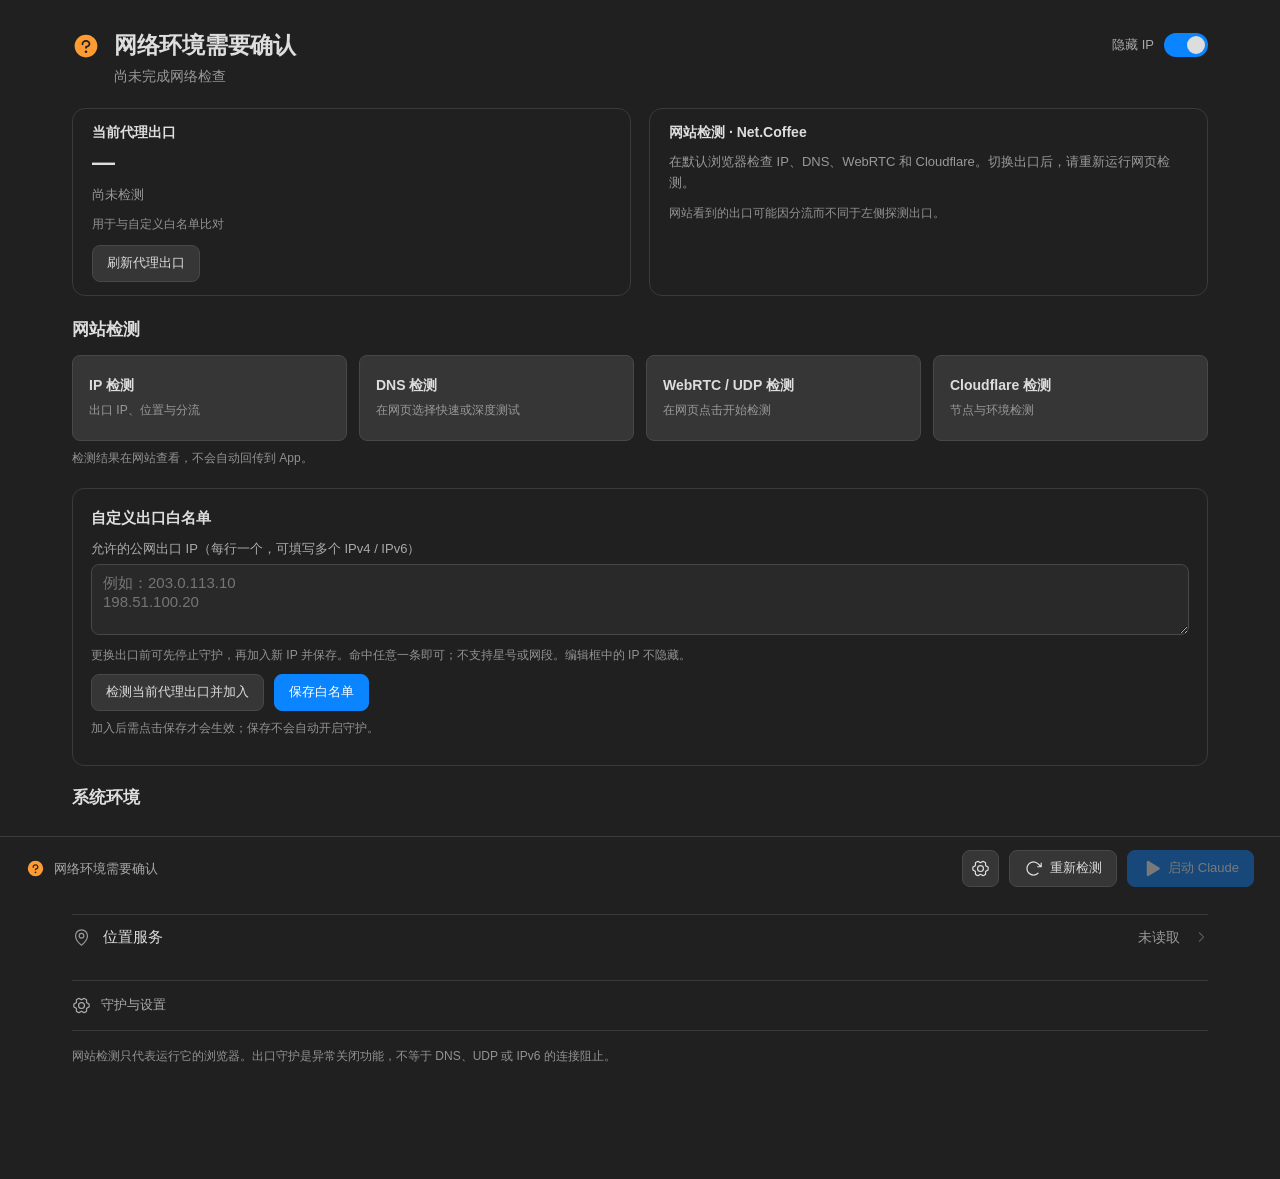
<file: ui-mac/index.html>
<!doctype html><html lang="zh-CN"><head><meta charset="utf-8"><meta name="viewport" content="width=device-width,initial-scale=1"><title>ClaudeGuard Mac</title><link rel="stylesheet" href="app.css"></head><body>
<main>
<header class="overview-header"><div class="headline"><span class="icon question" id="summaryIcon" aria-hidden="true"></span><div><h1 id="title">网络环境需要确认</h1><p id="subtitle">尚未完成网络检查</p></div></div><label class="privacy-toggle">隐藏 IP<input id="hideIP" type="checkbox" role="switch" checked><span class="switch-track" aria-hidden="true"></span></label></header>
<div class="exit-grid"><article class="exit-card"><h2>当前代理出口</h2><strong class="exit-ip" id="ip">—</strong><p id="proxyPlace">尚未检测</p><p id="exitMatch" class="hint">用于与自定义白名单比对</p><button id="refreshExit">刷新代理出口</button></article><article class="exit-card"><h2>网站检测 · Net.Coffee</h2><p>在默认浏览器检查 IP、DNS、WebRTC 和 Cloudflare。切换出口后，请重新运行网页检测。</p><p class="hint">网站看到的出口可能因分流而不同于左侧探测出口。</p></article></div>
<section class="check-section"><h2>网站检测</h2><div class="coffee-grid">
<button class="coffee-test" data-target="ip"><strong>IP 检测</strong><span>出口 IP、位置与分流</span></button>
<button class="coffee-test" data-target="dns"><strong>DNS 检测</strong><span>在网页选择快速或深度测试</span></button>
<button class="coffee-test" data-target="webrtc"><strong>WebRTC / UDP 检测</strong><span>在网页点击开始检测</span></button>
<button class="coffee-test" data-target="cloudflare"><strong>Cloudflare 检测</strong><span>节点与环境检测</span></button>
</div><p id="websiteStatus" class="hint">检测结果在网站查看，不会自动回传到 App。</p></section>
<section class="settings-section whitelist-panel"><div class="section-title"><h2>自定义出口白名单</h2><span id="whitelistCount" class="hint"></span></div><label for="ips">允许的公网出口 IP（每行一个，可填写多个 IPv4 / IPv6）</label><textarea id="ips" rows="3" placeholder="例如：203.0.113.10&#10;198.51.100.20"></textarea><p class="hint">更换出口前可先停止守护，再加入新 IP 并保存。命中任意一条即可；不支持星号或网段。编辑框中的 IP 不隐藏。</p><div class="actions"><button id="addCurrentIP">检测当前代理出口并加入</button><button id="saveWhitelist" class="primary">保存白名单</button></div><p id="whitelistStatus" class="hint" role="status">加入后需点击保存才会生效；保存不会自动开启守护。</p></section>
<section class="check-section environment"><h2>系统环境</h2>
<details class="check-item" id="timezoneRow"><summary><span class="icon clock state-icon"></span><span class="row-label">时区</span><span class="row-value">未读取</span><span class="icon caret"></span></summary><div class="row-detail"><p id="timezoneDetail">读取 macOS 时区；与出口时区不同只是环境信息，不自动判定泄露。</p></div></details>
<details class="check-item" id="languageRow"><summary><span class="icon translate state-icon"></span><span class="row-label">系统语言</span><span class="row-value">未读取</span><span class="icon caret"></span></summary><div class="row-detail"><p id="languageDetail">读取系统首选语言，不修改任何设置。</p></div></details>
<details class="check-item" id="locationRow"><summary><span class="icon location state-icon"></span><span class="row-label">位置服务</span><span class="row-value">未读取</span><span class="icon caret"></span></summary><div class="row-detail"><p id="locationDetail">仅读取系统总开关，不请求位置权限或经纬度；不代表 Claude 或浏览器的位置权限。</p></div></details>
</section>
<details class="advanced" id="advanced"><summary><span class="icon gear"></span>守护与设置<span id="version"></span></summary><div class="advanced-body">
<section class="settings-section"><h2>出口守护</h2><p id="mode"></p><div class="actions"><button id="arm">开启守护</button><button id="check">检查代理出口</button></div><p id="lastCheck" class="hint"></p><div class="section-title"><h2>异常关闭对象</h2><button id="refreshApps" class="text">刷新</button></div><div id="apps"></div><p class="hint">只关闭已勾选的应用包内进程；此功能有检测窗口，不等于连接阻止。</p></section>
<section class="settings-section"><h2>出口设置</h2><label>Clash HTTP / Mixed 端口<input id="port" type="number" min="1" max="65535"></label><div class="columns"><label>检测间隔（秒）<input id="interval" type="number" min="1" max="60"></label><label>请求超时（秒）<input id="timeout" type="number" min="1" max="10"></label><label>连续失败次数<input id="threshold" type="number" min="1" max="5"></label></div><label class="toggle"><input id="closeTray" type="checkbox">关闭窗口后留在菜单栏</label><label class="toggle"><input id="autostart" type="checkbox">登录时启动</label><button id="save">保存设置</button></section>
<section class="settings-section"><h2>代理检查详情</h2><div id="steps"></div><div class="section-title"><h2>运行日志</h2><button id="data" class="text">打开数据目录</button></div><pre id="logs">暂无日志</pre></section></div></details>
<p class="footnote" id="scopeNote">网站检测只代表运行它的浏览器。出口守护是异常关闭功能，不等于 DNS、UDP 或 IPv6 的连接阻止。</p>
</main>
<footer><div class="footer-status"><span id="footerIcon" class="icon question"></span><span id="footerTitle">网络环境需要确认</span></div><div class="actions"><button id="settingsButton" class="icon-button" aria-label="守护与设置"><span class="icon gear"></span></button><button id="retest" title="刷新代理出口，并打开 Net.Coffee IP 检测页"><span class="icon refresh"></span>重新检测</button><button id="launchClaude" class="primary" disabled><span class="icon play"></span><span id="launchClaudeLabel">启动 Claude</span></button></div></footer><div id="message" role="status"></div><script src="main.js"></script></body></html>
</file>
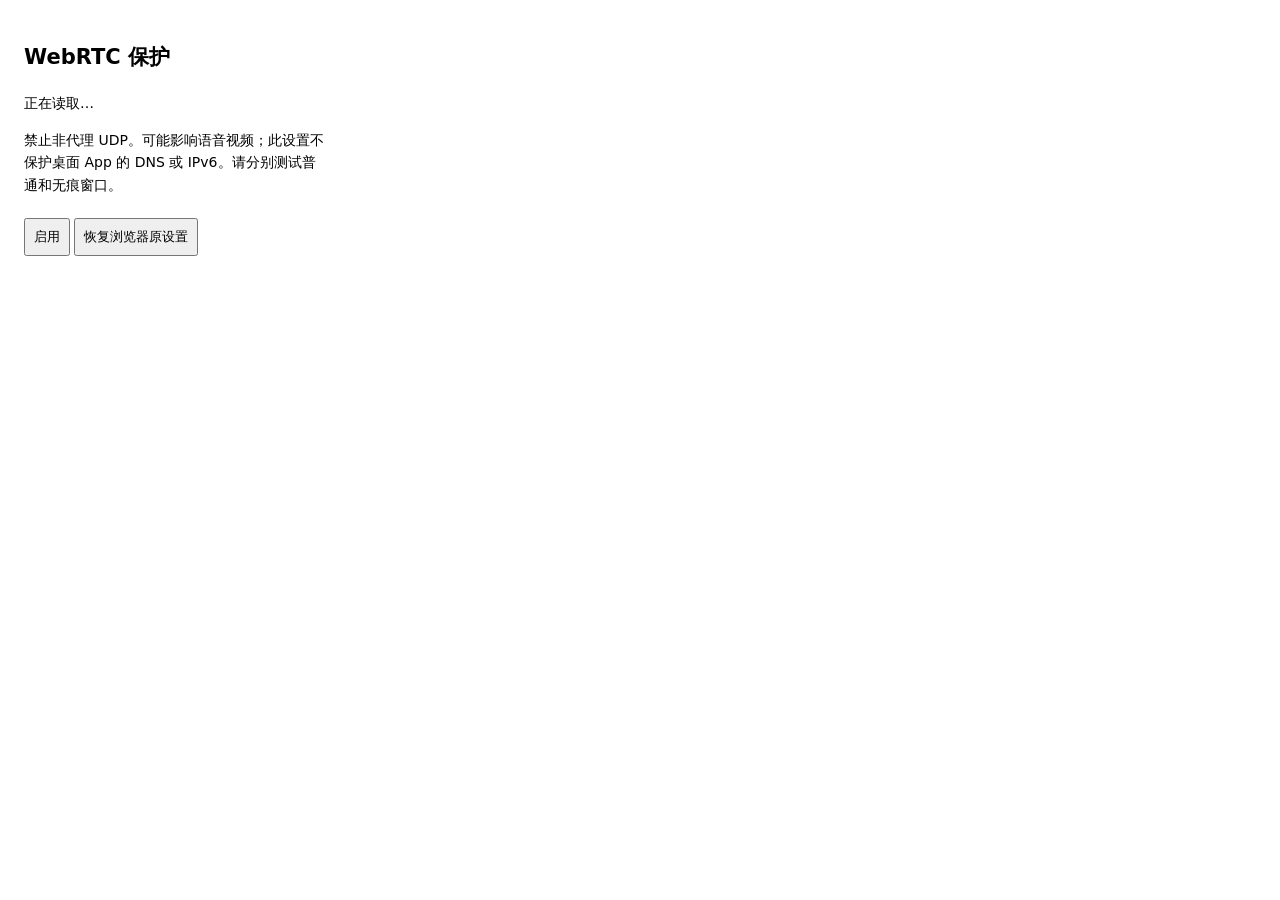
<file: browser-extension/popup.html>
<!doctype html><html lang="zh-CN"><meta charset="utf-8"><title>ClaudeGuard WebRTC</title><style>body{font:14px/1.6 system-ui;width:300px;padding:16px}button{margin:8px 4px 0 0;padding:8px}</style><h2>WebRTC 保护</h2><p id="state">正在读取…</p><p>禁止非代理 UDP。可能影响语音视频；此设置不保护桌面 App 的 DNS 或 IPv6。请分别测试普通和无痕窗口。</p><button id="enable">启用</button><button id="restore">恢复浏览器原设置</button><script src="popup.js"></script></html>
</file>
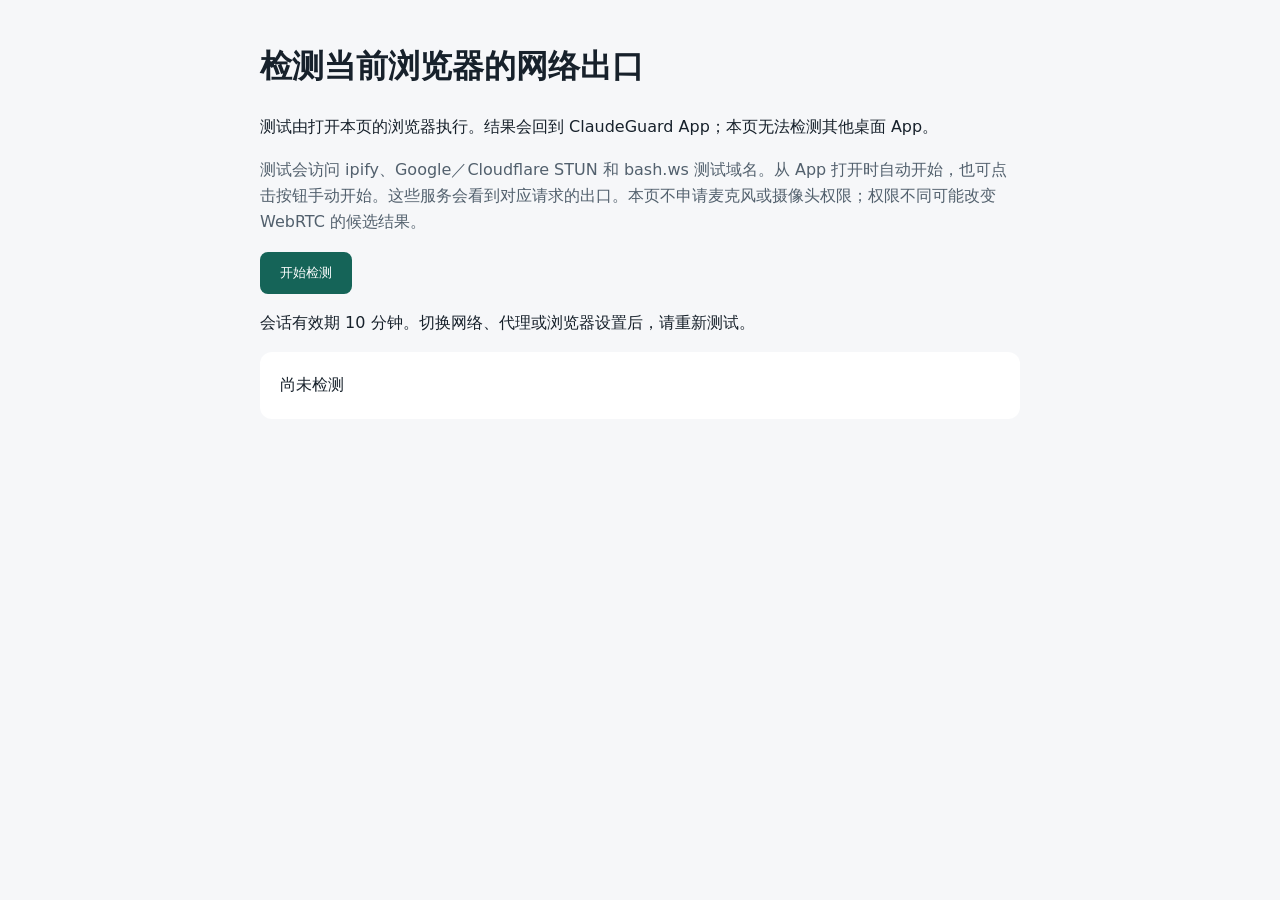
<file: ui-mac/browser-test.html>
<!doctype html><html lang="zh-CN"><meta charset="utf-8"><meta name="viewport" content="width=device-width,initial-scale=1"><meta name="referrer" content="no-referrer"><title>ClaudeGuard · 当前浏览器检测</title>
<style>body{font:16px/1.65 system-ui;max-width:760px;margin:40px auto;padding:0 24px;background:#f6f7f9;color:#17212b}button{padding:12px 20px;border:0;border-radius:8px;background:#156458;color:white;cursor:pointer}pre{white-space:pre-wrap;overflow-wrap:anywhere;background:white;padding:20px;border-radius:12px}.note{color:#52606d}button:disabled{opacity:.5}</style>
<h1>检测当前浏览器的网络出口</h1><p>测试由打开本页的浏览器执行。结果会回到 ClaudeGuard App；本页无法检测其他桌面 App。</p>
<p class="note">测试会访问 ipify、Google／Cloudflare STUN 和 bash.ws 测试域名。从 App 打开时自动开始，也可点击按钮手动开始。这些服务会看到对应请求的出口。本页不申请麦克风或摄像头权限；权限不同可能改变 WebRTC 的候选结果。</p>
<button id="run">开始检测</button><p id="status">会话有效期 10 分钟。切换网络、代理或浏览器设置后，请重新测试。</p><pre id="result">尚未检测</pre>
<script>
(() => {
'use strict';
const allowed = __ALLOWED_IPS__;
const base = location.pathname.replace(/\/$/,'');
const normal = value => { try { const v = String(value); return v.includes(':') ? new URL(`http://[${v}]/`).hostname.slice(1,-1) : v; } catch { return ''; } };
const allow = new Set(allowed.map(normal));
const publicIP = ip => {
 if (!ip || ip.endsWith('.local')) return false;
 if (ip.includes(':')) { const s=normal(ip);return !!s && s!=='::' && s!=='::1' && !/^(fc|fd|fe[89ab])/i.test(s); }
 const p=ip.split('.').map(Number);if(p.length!==4||p.some(x=>!Number.isInteger(x)||x<0||x>255))return false;
 return p[0]!==0&&p[0]!==10&&p[0]!==127&&p[0]<224&&!(p[0]===169&&p[1]===254)&&!(p[0]===192&&p[1]===168)&&!(p[0]===172&&p[1]>=16&&p[1]<=31);
};
const verdict = ips => !ips.length ? '未完成核验：未获得公网地址' : !allow.size ? '未完成核验：未配置允许的出口' : ips.some(ip=>!allow.has(normal(ip))) ? '发现风险：出现白名单之外的出口' : '本次未发现白名单之外的出口';
async function get(url, options={}, timeout=8000) { const r=await fetch(url,{...options,cache:'no-store',signal:AbortSignal.timeout(timeout)});if(!r.ok)throw Error('服务未返回有效结果');return r.json(); }
async function exit(url) { try { const r=await get(url);return typeof r.ip==='string'&&r.ip.length<64 ? r.ip : null; } catch { return null; } }
async function rtc(urls) {
 const addresses=[], errors=[];let pc;
 try {
  if(!window.RTCPeerConnection)return {state:'未完成核验：浏览器不支持 WebRTC',candidates:[]};
  pc=new RTCPeerConnection({iceServers:urls.map(url=>({urls:url}))});
  pc.onicecandidateerror=e=>{if(errors.length<8)errors.push({code:e.errorCode,text:String(e.errorText||'').slice(0,160),url:String(e.url||'').slice(0,160)});};
  const done=new Promise(resolve=>{const timer=setTimeout(resolve,12000);pc.onicecandidate=e=>{
   if(!e.candidate){clearTimeout(timer);resolve();return;}
   const c=e.candidate, tokens=c.candidate.split(/\s+/);
   const address=c.address||tokens[4]||'';const type=c.type||tokens[tokens.indexOf('typ')+1]||'unknown';
   if(address.length<256&&!addresses.some(a=>a.address===address&&a.type===type))addresses.push({address,type,protocol:c.protocol||tokens[2]||'unknown'});
  };});
  pc.createDataChannel('probe');await pc.setLocalDescription(await pc.createOffer());await done;
  const publicAddresses=addresses.map(c=>c.address).filter(publicIP);
  return {state:!publicAddresses.length&&errors.length?'未完成核验：STUN 探测报错':verdict(publicAddresses),candidates:addresses.slice(0,32),iceState:pc.iceGatheringState,errors,note:'未收集到公网候选不代表已阻止所有 UDP；本次未申请媒体权限'};
 } catch { return {state:'未完成核验：WebRTC 探测失败',candidates:addresses}; } finally {if(pc)pc.close();}
}
async function dns() {
 try {
  const start=await get(base+'/dns-start',{method:'POST'},18000);
  if(!start.id||!/^[a-zA-Z0-9-]{1,64}$/.test(start.id))throw Error('无法创建 DNS 会话');
  await Promise.all(Array.from({length:10},(_,i)=>new Promise(resolve=>{
   const img=new Image(),timer=setTimeout(resolve,3500);img.onload=img.onerror=()=>{clearTimeout(timer);resolve();};img.src=`https://${i+1}.${start.id}.bash.ws/probe.png`;
  })));
  await new Promise(resolve=>setTimeout(resolve,1500));
  const result=await get(base+'/dns-result',{method:'POST'},18000);
  if(result&&typeof result.error==='string')return {state:'未完成核验：检测服务未观察到公网解析器',resolvers:[],note:'Fake-IP、缓存或服务状态均可能影响采样，不能判定安全'};
  if(!Array.isArray(result))throw Error('DNS 检测服务不可用');
  const resolvers=result.filter(x=>x&&x.type==='dns').slice(0,32).map(x=>({ip:String(x.ip||'').slice(0,64),country:String(x.country_name||'').slice(0,100),asn:String(x.asn||'').slice(0,100)}));
  return {state:resolvers.length?'已观察到解析器，是否符合预期需结合 DNS 策略核验':'未完成核验：未观察到解析器',resolvers,note:'DNS 与代理出口 IP／ASN 不同，不自动判定泄露'};
 } catch(e) {return {state:'未完成核验：DNS 后端不可达或会话不可用',resolvers:[]};}
}
document.getElementById('run').onclick=async()=>{
 const btn=document.getElementById('run');btn.disabled=true;document.getElementById('status').textContent='正在检测…';
 let urls=['stun:stun.l.google.com:19302','stun:stun.cloudflare.com:3478'];
 try {const config=await get(base+'/stun-config',{method:'POST'},18000);if(Array.isArray(config.urls)&&config.urls.length===2&&config.urls.every(url=>typeof url==='string'&&/^stun:[a-zA-Z0-9.:-]+$/.test(url)))urls=config.urls;}catch{}
 const [ipv4,ipv6,webrtc,dnsResult]=await Promise.all([exit('https://api.ipify.org?format=json'),exit('https://api6.ipify.org?format=json'),rtc(urls),dns()]);
 const report={scope:'当前浏览器主动探测（浏览器上报，非抓包验证）',browser:navigator.userAgent.slice(0,256),checkedAt:new Date().toISOString(),ipv4:{address:ipv4,state:verdict(ipv4?[ipv4]:[])},ipv6:{address:ipv6,state:verdict(ipv6?[ipv6]:[])},webrtc,dns:dnsResult};
 document.getElementById('result').textContent=JSON.stringify(report,null,2);
 try {await get(base+'/report',{method:'POST',headers:{'Content-Type':'application/json'},body:JSON.stringify(report)});document.getElementById('status').textContent='结果已返回 ClaudeGuard App。';}
 catch {document.getElementById('status').textContent='检测完成，但 App 会话可能已结束。请保留此页结果。';}
};
if(location.hash==='#run')document.getElementById('run').click();
})();
</script></html>
</file>
<file: ui-mac/app.css>
:root{font-family:-apple-system,BlinkMacSystemFont,"SF Pro Text","PingFang SC",sans-serif;font-size:15px;color:#dedede;background:#202020;color-scheme:dark;--muted:#999;--border:#3a3a3a;--good:#31c45f;--warn:#ff9b33;--bad:#ff6666;--blue:#0a84ff}*{box-sizing:border-box}body{margin:0}main{max-width:1200px;margin:auto;padding:38px 32px 102px}.overview-header{display:flex;justify-content:space-between;gap:20px;align-items:flex-start;margin:0 0 26px}.headline{display:flex;gap:14px;align-items:flex-start}.headline>.icon{width:28px;height:28px;margin-top:2px;color:var(--warn)}h1{font-size:23px;line-height:1.35;margin:0;font-weight:650;letter-spacing:-.3px}h2{font-size:17px;line-height:1.4;margin:0 0 16px;font-weight:600}p{line-height:1.65;color:var(--muted);margin:8px 0}#subtitle{font-size:14px;margin:4px 0 0}.privacy-toggle{position:relative;display:flex;gap:10px;align-items:center;font-size:13px;color:#aaa;white-space:nowrap;margin:3px 0 0;cursor:pointer}.privacy-toggle input{position:absolute;right:0;width:44px;height:24px;opacity:0;margin:0;cursor:pointer}.switch-track{width:44px;height:24px;border-radius:20px;background:#555;padding:3px;pointer-events:none}.switch-track:after{content:"";display:block;width:18px;height:18px;border-radius:50%;background:#ddd;transition:transform .15s}.privacy-toggle input:checked+.switch-track{background:var(--blue)}.privacy-toggle input:checked+.switch-track:after{transform:translateX(20px)}.privacy-toggle input:focus-visible+.switch-track{outline:2px solid #fff;outline-offset:4px}.exit-grid{display:grid;grid-template-columns:1fr 1fr;gap:18px;margin-bottom:28px}.exit-card{border:1px solid var(--border);border-radius:13px;padding:17px 19px;min-height:140px}.exit-card h2{font-size:14px;margin:0 0 6px}.exit-ip{display:block;font-size:23px;font-weight:600;letter-spacing:.5px;font-variant-numeric:tabular-nums}.exit-card p{font-size:13px;margin:8px 0 10px}.exit-card summary{font-size:12px;color:#a2a2a2;display:flex;gap:4px;align-items:center}.exit-card .hint{font-size:12px}.latency{font-size:12px;color:var(--warn)}.section-title{display:flex;justify-content:space-between;align-items:center;gap:12px}.check-section{margin-bottom:27px}.check-section h2{margin:0 0 13px}.check-item{border-bottom:1px solid var(--border)}.check-item:last-child{border-bottom:0}summary{list-style:none;cursor:pointer}summary::-webkit-details-marker{display:none}.check-item>summary{display:flex;align-items:center;gap:12px;min-height:53px;padding:10px 0}.row-label{font-weight:500;flex:1;min-width:90px}.row-value{font-size:14px;color:var(--muted);text-align:right;max-width:56%;line-height:1.45}.check-item>summary>.caret{color:#686868;margin-left:2px;width:14px;height:14px;flex-shrink:0}.state-icon{color:var(--muted)}.check-item[data-state=good] .state-icon,.check-item[data-state=good] .row-value{color:var(--good)}.check-item[data-state=risk] .state-icon,.check-item[data-state=risk] .row-value{color:var(--bad)}.check-item[data-state=observed] .row-value{color:#b6b6b6}.check-item[data-state=busy] .state-icon{color:var(--warn)}.row-detail{padding:0 26px 17px 31px;font-size:13px}.row-detail p{margin:4px 0 12px}.row-detail pre{margin:10px 0;background:#262626;padding:12px;border:1px solid #383838;border-radius:8px}.icon{display:inline-block;width:19px;height:19px;flex-shrink:0;background:currentColor;mask:var(--asset) center/contain no-repeat;-webkit-mask:var(--asset) center/contain no-repeat;vertical-align:middle}.question{--asset:url('icons/question-fill.svg')}.check{--asset:url('icons/check-circle-fill.svg')}.warning{--asset:url('icons/warning-circle-fill.svg')}.clock{--asset:url('icons/clock-regular.svg')}.caret{--asset:url('icons/caret-right-regular.svg')}.refresh{--asset:url('icons/arrow-clockwise-regular.svg')}.translate{--asset:url('icons/translate-regular.svg')}.location{--asset:url('icons/map-pin-regular.svg')}.gear{--asset:url('icons/gear-six-regular.svg')}.play{--asset:url('icons/play-fill.svg')}details[open]>summary>.caret,details[open]>summary .caret{transform:rotate(90deg)}button{font:inherit;font-size:13px;padding:9px 14px;border:1px solid #484848;border-radius:8px;background:#363636;color:#ddd;cursor:pointer;display:inline-flex;gap:7px;align-items:center;justify-content:center;line-height:1.3}button:hover{background:#444}button:disabled{opacity:.4;cursor:default}.primary{background:var(--blue);border-color:var(--blue);color:white}.primary:hover{background:#2392ff}.text{border:0;background:transparent;padding:0;color:#a7bfe3;font-size:12px}.actions{display:flex;flex-wrap:wrap;gap:10px;align-items:center}.advanced{margin-top:8px;border-top:1px solid var(--border);border-bottom:1px solid var(--border)}.advanced>summary{display:flex;gap:10px;padding:15px 0;color:#aaa;font-size:13px}.advanced #version{margin-left:auto;font-size:11px}.advanced-body{padding:2px 0 15px}.settings-section{padding:15px 0;border-bottom:1px solid #343434}.settings-section:last-child{border:0}.settings-section h2{font-size:15px}.hint,.footnote{font-size:12px;color:#929292;line-height:1.65}.footnote{margin-top:16px}.columns{display:flex;gap:14px}.columns label{flex:1;min-width:0}label{display:block;font-size:13px;color:#aaa;margin:0 0 14px}input,textarea{font:inherit;color:#ddd;background:#292929;border:1px solid #484848;border-radius:8px;width:100%;padding:9px 11px;margin-top:6px}textarea{resize:vertical}.toggle{display:flex;gap:9px;align-items:flex-start;line-height:1.6;margin-top:16px}.toggle input{width:auto;margin:3px 0 0;accent-color:var(--blue)}.app-row{display:flex;gap:10px;align-items:center;border-bottom:1px solid #363636;padding:10px 0}.app-row input{width:auto;margin:0;accent-color:var(--blue)}.app-detail{flex:1}.app-name{font-size:14px}.app-meta{display:block;font-size:12px;color:#909090;margin-top:3px}pre{font:12px/1.7 ui-monospace,SFMono-Regular,monospace;white-space:pre-wrap;overflow-wrap:anywhere;max-height:220px;overflow:auto;margin:5px 0;color:#aaa}.step{padding:9px 0;font-size:12px;line-height:1.65;border-bottom:1px solid #383838}.step strong{color:#bbb}.risk-risk strong{color:var(--bad)}.risk-unknown strong{color:#d3b382}footer{position:fixed;bottom:0;left:0;right:0;min-height:64px;padding:12px 26px;background:#202020;border-top:1px solid #3c3c3c;display:flex;justify-content:space-between;gap:15px;align-items:center;z-index:5}.footer-status{display:flex;gap:9px;align-items:center;font-size:13px;color:#aaa}.footer-status .icon{color:var(--warn)}footer .actions{flex-wrap:nowrap}footer button{padding:8px 14px}footer .icon-button{padding:8px}.footer-status span:last-child{max-width:250px}#message{position:fixed;bottom:78px;left:50%;transform:translateX(-50%);max-width:calc(100% - 40px);padding:13px 18px;border:1px solid #555;border-radius:10px;background:#343434;box-shadow:0 6px 24px #0006;color:#eee;font-size:13px;z-index:10;display:none}button:focus-visible,summary:focus-visible{outline:2px solid #84bbff;outline-offset:3px}@media(min-width:1000px){main{padding:44px 32px 104px}.exit-grid{margin-bottom:31px}.check-item>summary{min-height:56px}}@media(max-width:600px){main{padding:25px 22px 112px}h1{font-size:20px}.overview-header{gap:10px}.headline{gap:10px}.privacy-toggle{font-size:11px;gap:6px}.exit-grid{gap:10px}.exit-card{padding:14px 12px}.exit-ip{font-size:20px}.exit-card p{font-size:12px}.row-label{font-size:14px}.row-value{font-size:12px;max-width:49%}.check-item>summary{gap:9px}.row-detail{padding-left:28px;padding-right:0}footer{padding:11px 15px}.footer-status{font-size:11px;gap:5px}.footer-status span:last-child{max-width:145px}footer .actions{gap:6px}footer button{font-size:12px;padding:8px 10px}.columns{flex-wrap:wrap}.columns label{min-width:120px}.footnote{font-size:11px}}
/* Fit the full overview in the native 980 × 860 management window. */
@media(min-width:601px){main{padding-top:30px}.overview-header{margin-bottom:20px}.exit-card{min-height:122px;padding-top:14px;padding-bottom:13px}.exit-grid{margin-bottom:22px}.check-section{margin-bottom:20px}.check-item>summary{min-height:48px}.environment .check-item>summary{min-height:45px}}

.coffee-grid{display:grid;grid-template-columns:repeat(4,minmax(0,1fr));gap:12px}.coffee-test{display:flex;flex-direction:column;align-items:flex-start;text-align:left;padding:16px;min-height:86px}.coffee-test strong{font-size:14px}.coffee-test span{color:var(--muted);font-size:12px;line-height:1.5}.whitelist-panel{border:1px solid var(--border);border-radius:12px;padding:18px;margin:20px 0}.whitelist-panel h2{margin-bottom:0}.whitelist-panel .section-title{margin-bottom:12px}.whitelist-panel label{margin-bottom:0}@media(max-width:750px){.coffee-grid{grid-template-columns:repeat(2,minmax(0,1fr))}}
</file>
